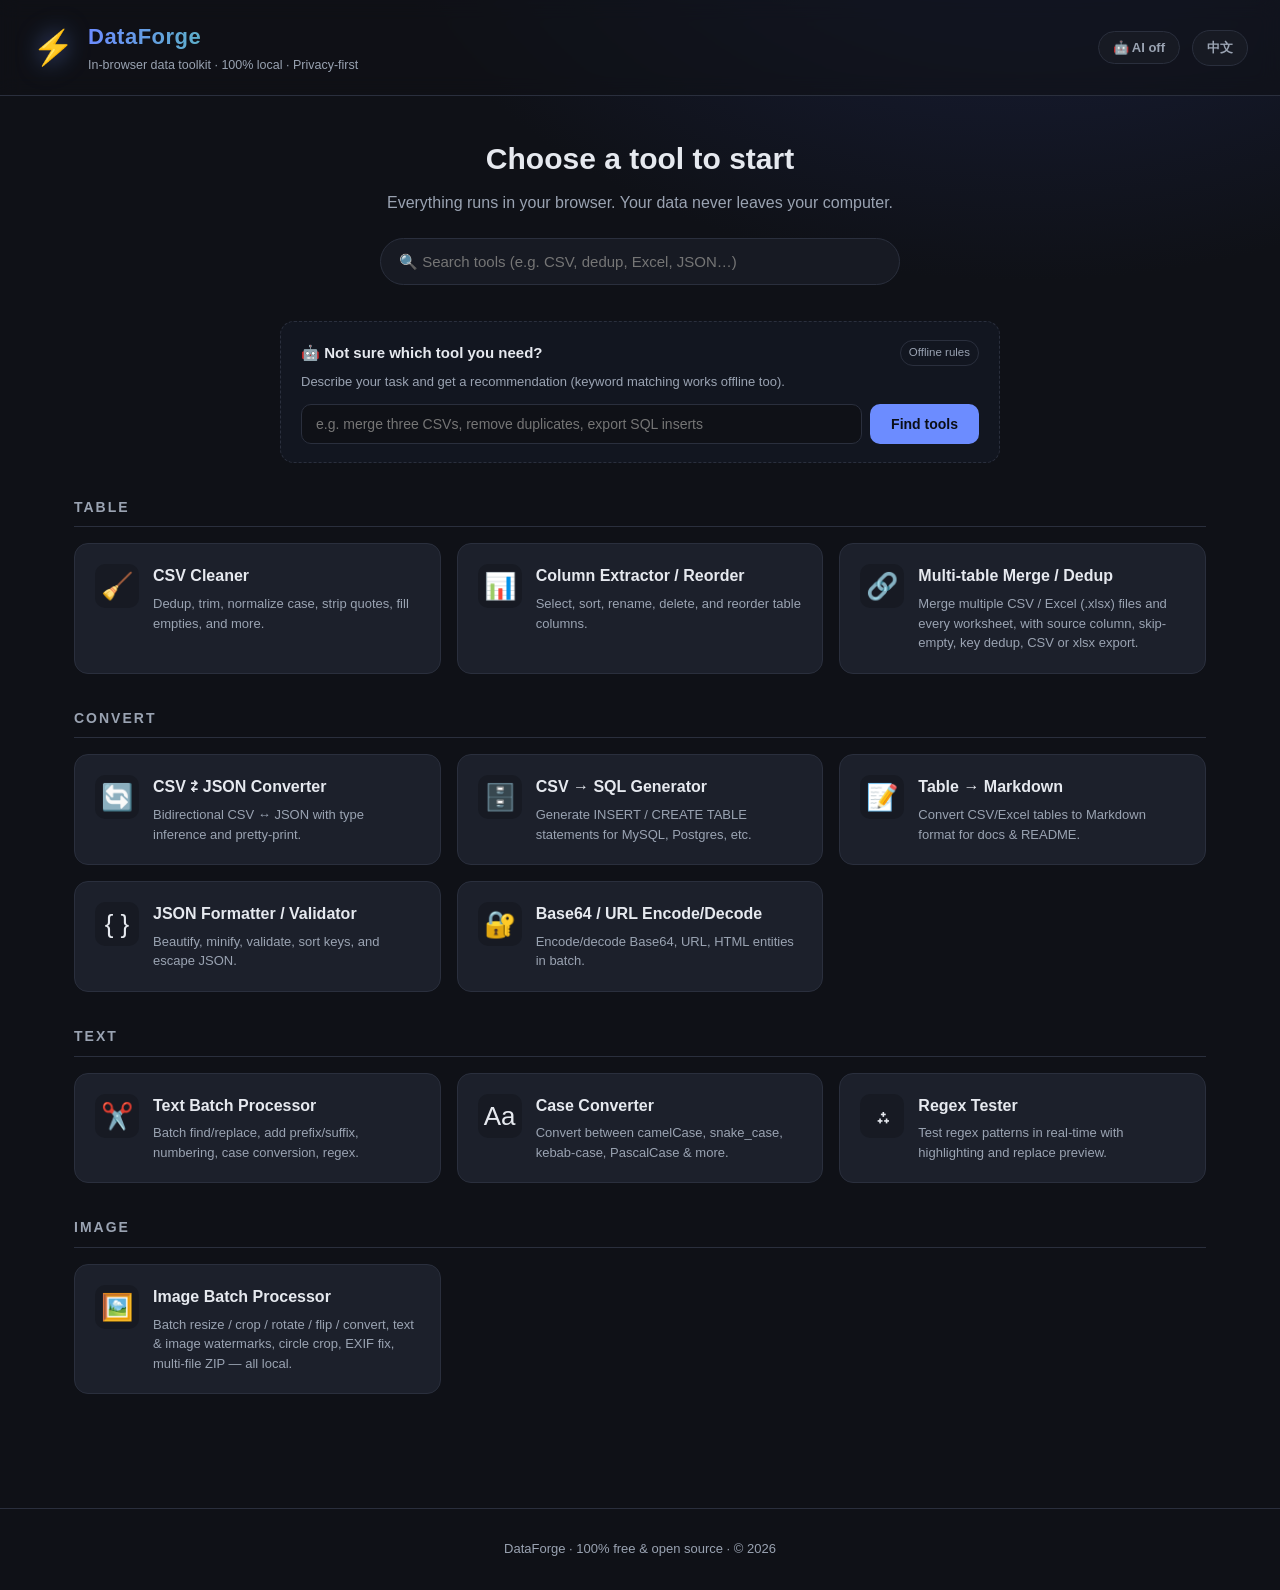
<file: index.html>
<!DOCTYPE html>
<html lang="zh-CN">
<head>
<meta charset="UTF-8">
<meta name="viewport" content="width=device-width, initial-scale=1.0">
<title>DataForge — 一键数据处理工具套件</title>
<link rel="stylesheet" href="assets/css/style.css">
</head>
<body>
<header class="topbar">
  <div class="brand">
    <span class="logo">⚡</span>
    <div>
      <h1>DataForge</h1>
      <p class="tagline">浏览器端一键数据处理套件 · 100% 本地运行 · 隐私安全 · 完全开源免费</p>
    </div>
  </div>
  <div class="topbar-actions">
    <button class="lang-toggle" id="langToggle">EN</button>
  </div>
</header>

<main class="dashboard">
  <section class="hero">
    <h2>选择一个工具开始</h2>
    <p>所有处理都在你的浏览器中完成，数据永不上传服务器。完全开源、零追踪、无广告。</p>
    <input type="text" id="toolSearch" placeholder="🔍 搜索工具（例如：CSV、去重、Excel、JSON…）">
  </section>

  <!-- Optional AI tool picker; filled in by ai-finder.js -->
  <section class="ai-finder" id="aiFinder"></section>

  <div class="tool-grid" id="toolGrid"></div>
</main>

<footer class="footer">
  <p><span class="copyright" id="footerCopyright">DataForge · 100% 开源免费 · © 2026</span></p>
</footer>

<div class="toast" id="toast"></div>

<script src="assets/js/i18n.js"></script>
<script src="assets/js/tools-data.js"></script>
<!-- Optional AI layer: disabled until the user configures a provider. -->
<script src="assets/js/ai.js"></script>
<script src="assets/js/ai-assist.js"></script>
<script src="assets/js/ai-panel.js"></script>
<script src="assets/js/ai-finder.js"></script>
<script src="assets/js/dashboard.js"></script>
</body>
</html>
</file>
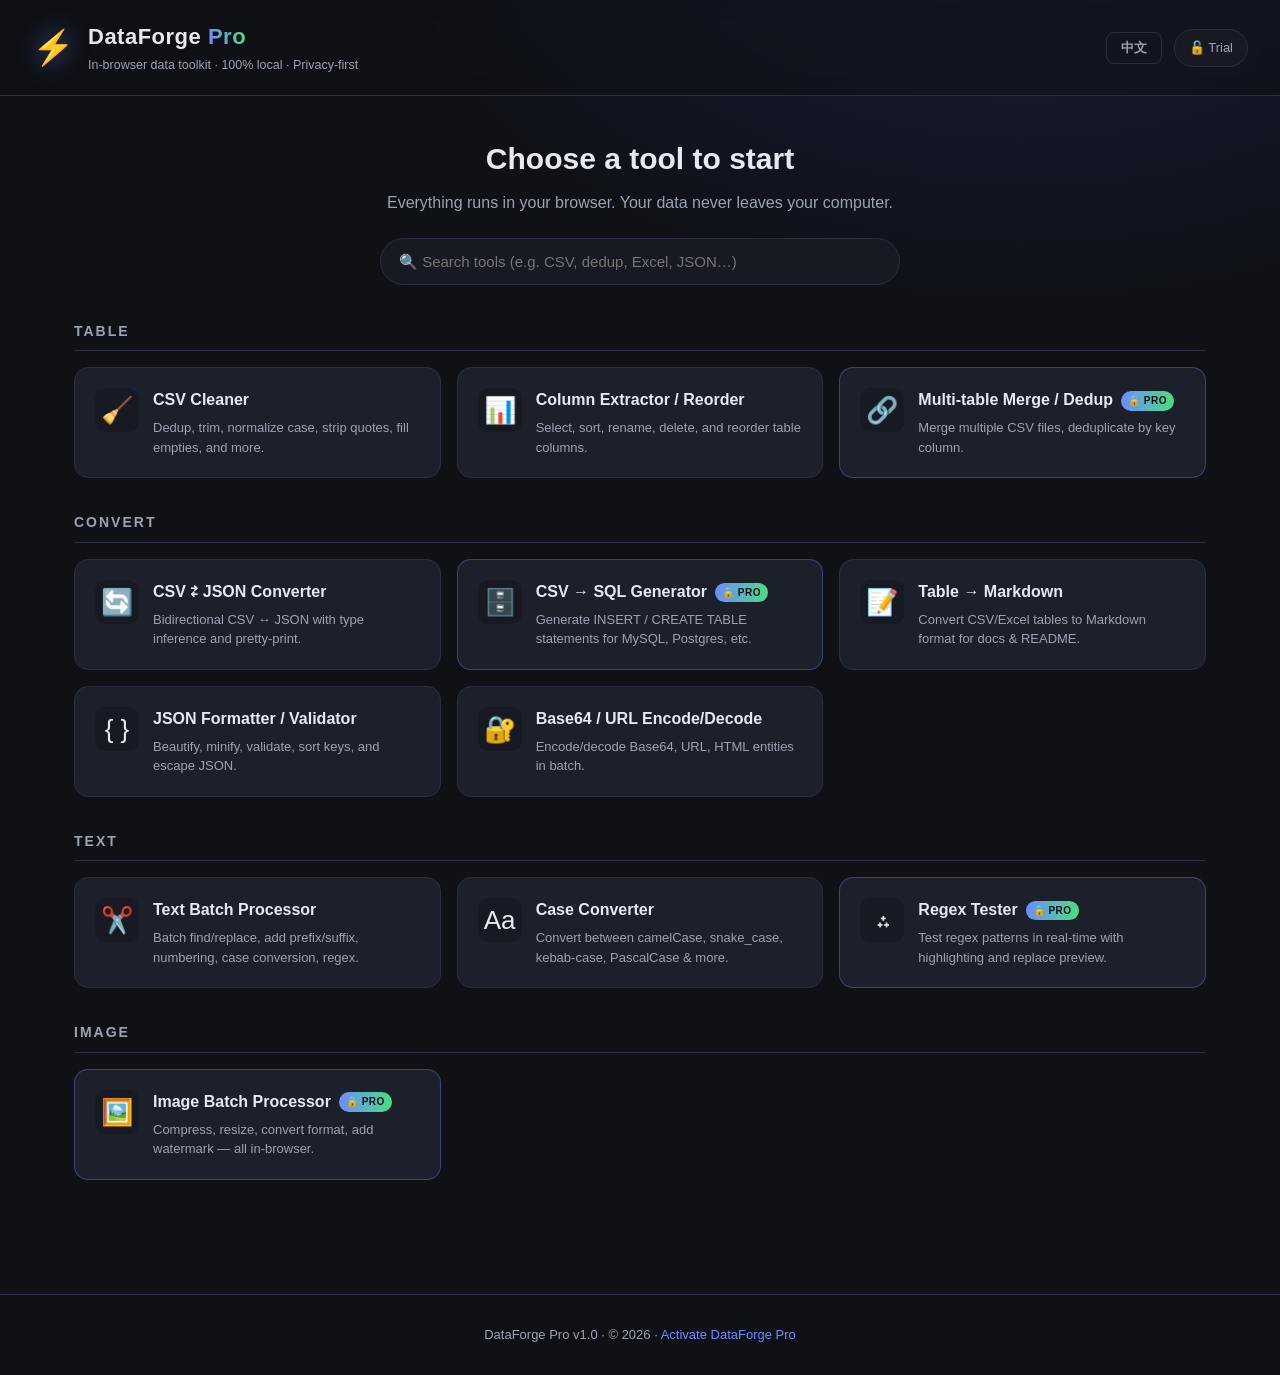
<file: assets(1)/index.html>
<!DOCTYPE html>
<html lang="zh-CN">
<head>
<meta charset="UTF-8">
<meta name="viewport" content="width=device-width, initial-scale=1.0">
<title>DataForge Pro — 一键数据处理工具套件</title>
<link rel="stylesheet" href="assets/css/style.css">
</head>
<body>
<header class="topbar">
  <div class="brand">
    <span class="logo">⚡</span>
    <div>
      <h1>DataForge <span class="pro">Pro</span></h1>
      <p class="tagline">浏览器端一键数据处理套件 · 100% 本地运行 · 隐私安全</p>
    </div>
  </div>
  <div class="topbar-actions">
    <button class="lang-toggle" id="langToggle">EN</button>
    <div class="license-badge" id="licenseBadge">🔓 未激活 (试用)</div>
  </div>
</header>

<main class="dashboard">
  <section class="hero">
    <h2>选择一个工具开始</h2>
    <p>所有处理都在你的浏览器中完成，数据永不上传服务器。</p>
    <input type="text" id="toolSearch" placeholder="🔍 搜索工具（例如：CSV、去重、Excel、JSON…）">
  </section>

  <div class="tool-grid" id="toolGrid"></div>
</main>

<footer class="footer">
  <p><span class="copyright">DataForge Pro v1.0 · © 2026</span> · <a href="#" id="licenseLink">输入许可证密钥</a></p>
</footer>

<!-- License Modal -->
<div class="modal-overlay" id="licenseModal" hidden>
  <div class="modal">
    <h3>激活 DataForge Pro</h3>
    <p>请输入你从 Gumroad 购买后收到的许可证密钥。</p>
    <input type="text" id="licenseInput" placeholder="DFP-XXXX-XXXX-XXXX">
    <div class="modal-actions">
      <button class="btn-secondary" id="closeLicense">取消</button>
      <button class="btn-primary" id="activateLicense">激活</button>
    </div>
    <p class="license-hint" id="licenseHint"></p>
  </div>
</div>

<script src="assets/js/i18n.js"></script>
<script src="assets/js/tools-data.js"></script>
<script src="assets/js/license.js"></script>
<script src="assets/js/dashboard.js"></script>
</body>
</html>
</file>
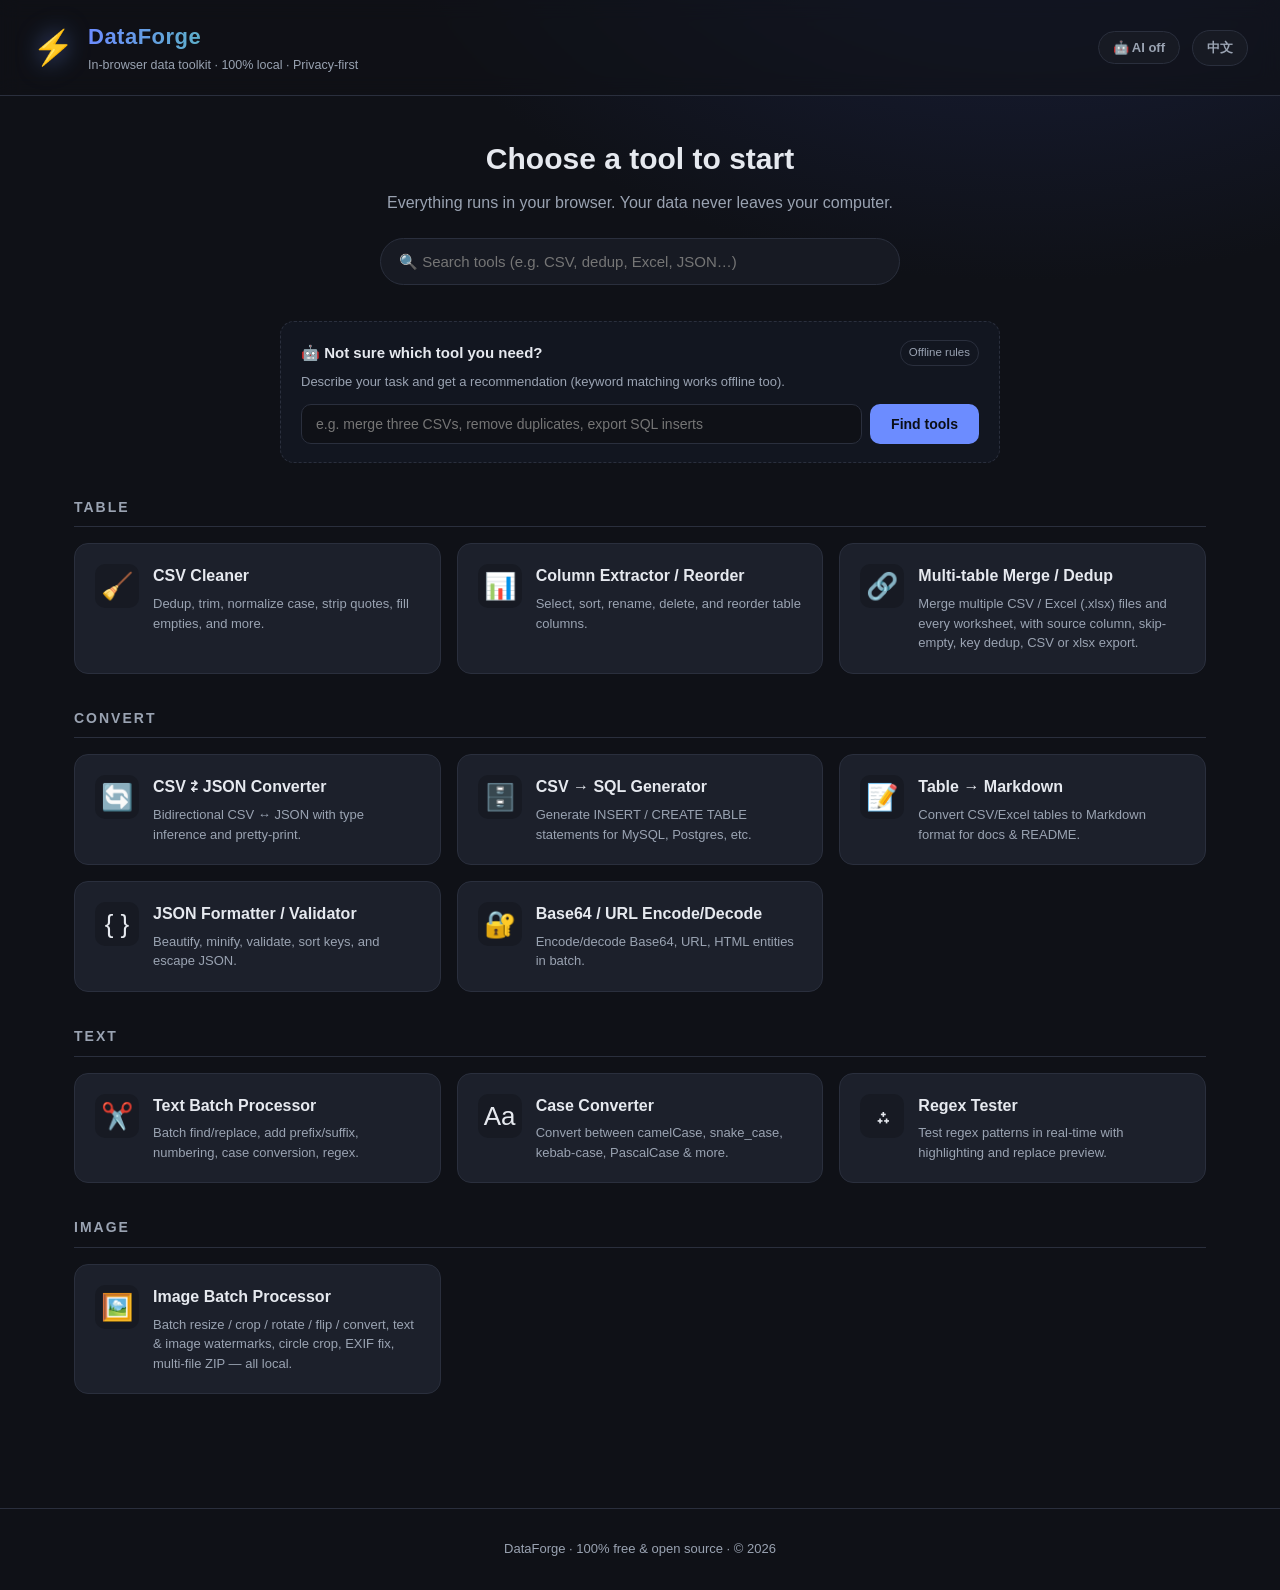
<file: tool.html>
<!DOCTYPE html>
<html lang="en">
<head>
<meta charset="UTF-8">
<meta name="viewport" content="width=device-width, initial-scale=1.0">
<title>DataForge — Tool</title>
<link rel="stylesheet" href="assets/css/style.css">
</head>
<body>
<header class="topbar">
  <div class="brand">
    <a href="index.html" class="back-arrow">←</a>
    <span class="logo" id="toolIcon">⚡</span>
    <div>
      <h1 id="toolName">Tool</h1>
      <p class="tagline" id="toolDesc"></p>
    </div>
  </div>
  <div class="topbar-actions">
    <button class="lang-toggle" id="langToggle">中文</button>
  </div>
</header>

<main class="workspace">
  <div class="wb-grid" id="wbGrid">
    <!-- INPUT -->
    <section class="panel">
      <div class="panel-head">
        <h4 id="lblInput">Input</h4>
        <div class="panel-actions">
          <label class="btn-file" id="lblUpload" title="Drag and drop files here too">📁 Upload
            <input type="file" id="fileInput" multiple hidden>
          </label>
          <button class="btn-ghost" id="loadSample">Load Sample</button>
          <button class="btn-ghost" id="clearInput">Clear</button>
        </div>
      </div>
      <textarea id="inputArea" spellcheck="false" placeholder="Paste data here, or upload a file…"></textarea>
      <div id="dropZone" class="drop-zone">⬇ Drag and drop files here</div>
      <div id="imagePreview" class="image-preview" hidden></div>
      <div class="result-meta" id="inputStat"></div>
    </section>

    <!-- OPTIONS -->
    <section class="panel">
      <div class="panel-head"><h4 id="lblOptions">Options</h4></div>
      <!-- Optional AI copilot; populated by ai-copilot.js, stays empty if AI scripts are removed -->
      <div class="ai-bar" id="aiBar"></div>
      <div class="options" id="optionsArea"></div>
      <button class="btn-primary btn-run" id="runBtn">⚡ Run</button>
    </section>

    <!-- OUTPUT -->
    <section class="panel panel-wide">
      <div class="panel-head">
        <h4 id="lblOutput">Output</h4>
        <div class="panel-actions">
          <button class="btn-ghost" id="copyBtn">📋 Copy</button>
          <button class="btn-primary" id="downloadBtn">💾 Export</button>
        </div>
      </div>
      <textarea id="outputArea" spellcheck="false" readonly placeholder="Results will appear here…"></textarea>
      <div id="outputExtra" class="output-extra" hidden></div>
      <div class="result-meta" id="outputStat"></div>
    </section>
  </div>
</main>

<div class="toast" id="toast"></div>

<script src="assets/js/i18n.js"></script>
<script src="assets/js/tools-data.js"></script>
<script src="assets/js/xlsx.js"></script>
<script src="assets/js/engine.js"></script>
<!-- JSZip (vendored locally, MIT): packs multi-image exports into one .zip -->
<script src="assets/vendor/jszip.min.js"></script>
<!-- Optional AI layer: disabled until the user configures a provider. -->
<script src="assets/js/ai.js"></script>
<script src="assets/js/ai-assist.js"></script>
<script src="assets/js/ai-panel.js"></script>
<script src="assets/js/ai-copilot.js"></script>
<script src="assets/js/workbench.js"></script>
</body>
</html>
</file>
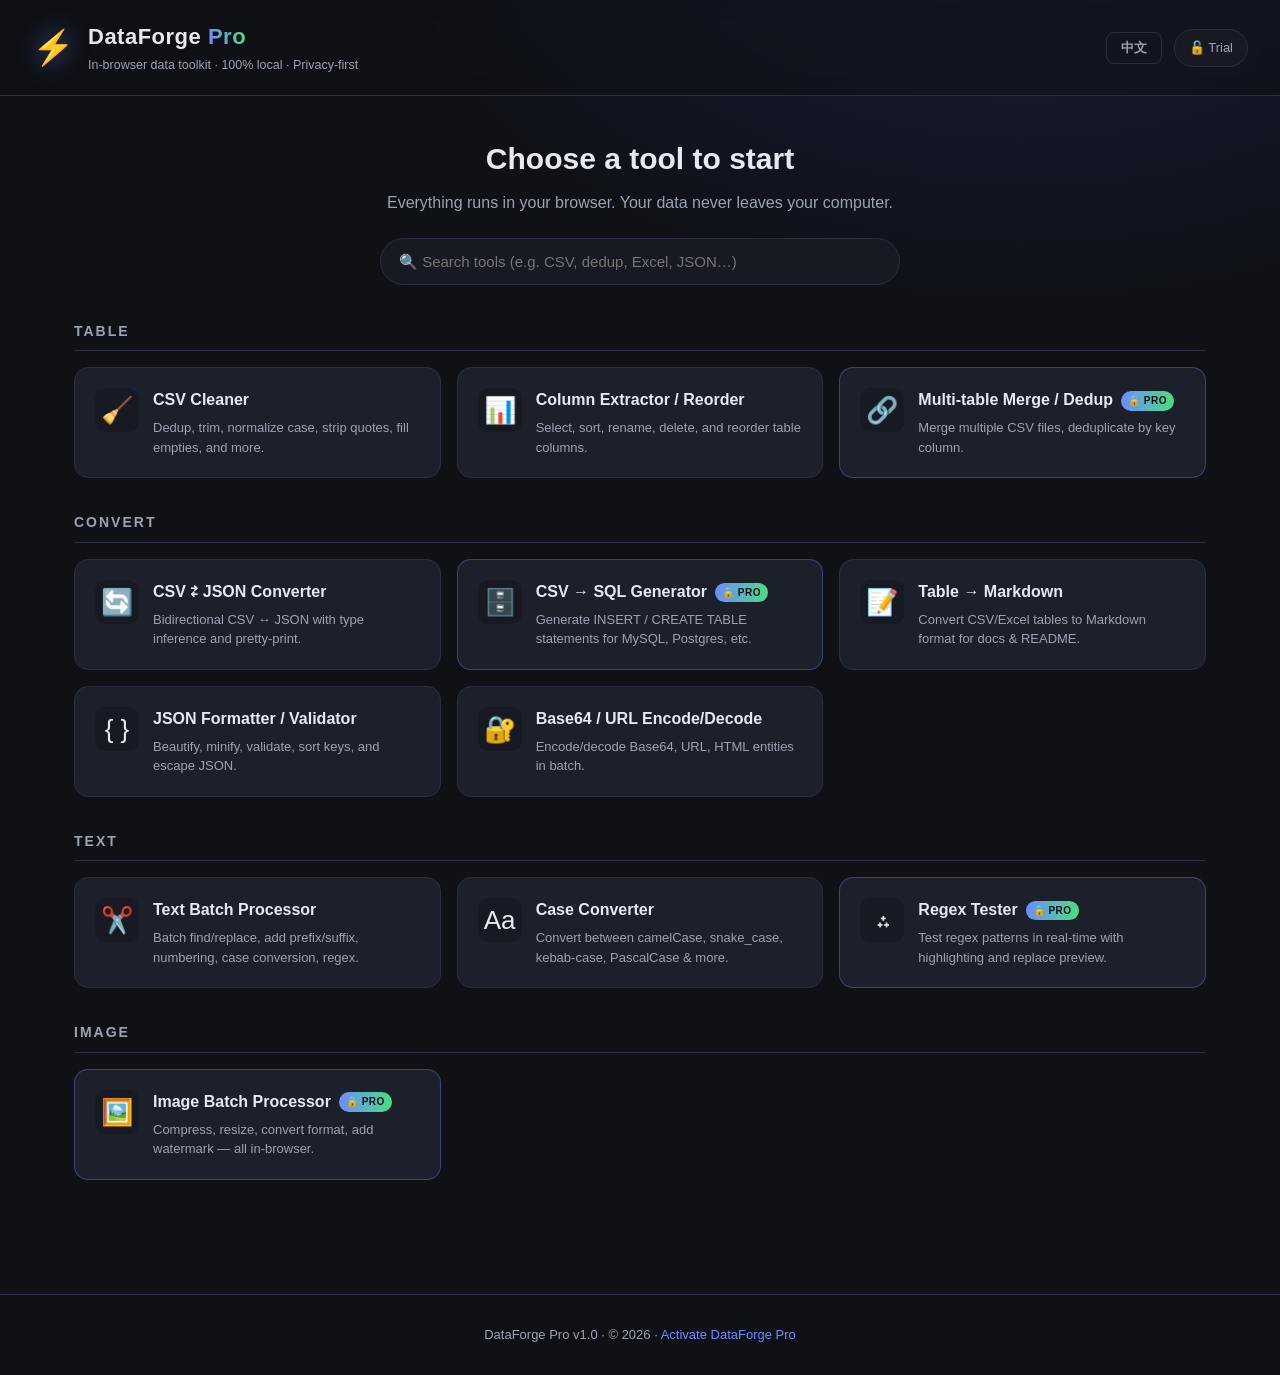
<file: assets(1)/tool.html>
<!DOCTYPE html>
<html lang="en">
<head>
<meta charset="UTF-8">
<meta name="viewport" content="width=device-width, initial-scale=1.0">
<title>DataForge Pro — Tool</title>
<link rel="stylesheet" href="assets/css/style.css">
</head>
<body>
<header class="topbar">
  <div class="brand">
    <a href="index.html" class="back-arrow">←</a>
    <span class="logo" id="toolIcon">⚡</span>
    <div>
      <h1 id="toolName">Tool</h1>
      <p class="tagline" id="toolDesc"></p>
    </div>
  </div>
  <div class="topbar-actions">
    <button class="lang-toggle" id="langToggle">中文</button>
    <div class="license-badge" id="licenseBadge">🔓 Trial</div>
  </div>
</header>

<main class="workspace">
  <!-- Locked overlay for Pro tools -->
  <div class="locked-panel" id="lockedPanel" hidden>
    <div class="locked-box">
      <div class="lock-big">🔒</div>
      <h2 id="lockedTitle">This is a Pro Tool</h2>
      <p id="lockedDesc">Enter your license key to unlock all Pro tools.</p>
      <input type="text" id="lockedKey" placeholder="DFP-XXXX-XXXX-XXXX">
      <button class="btn-primary" id="lockedActivate">Activate</button>
      <p class="license-hint" id="lockedHint"></p>
      <a href="index.html" class="muted-link" id="lockedBack">← Back to tool list</a>
    </div>
  </div>

  <div class="wb-grid" id="wbGrid">
    <!-- INPUT -->
    <section class="panel">
      <div class="panel-head">
        <h4 id="lblInput">Input</h4>
        <div class="panel-actions">
          <label class="btn-file" id="lblUpload" title="Drag and drop files here too">📁 Upload
            <input type="file" id="fileInput" multiple hidden>
          </label>
          <button class="btn-ghost" id="loadSample">Load Sample</button>
          <button class="btn-ghost" id="clearInput">Clear</button>
        </div>
      </div>
      <textarea id="inputArea" spellcheck="false" placeholder="Paste data here, or upload a file…"></textarea>
      <div id="dropZone" class="drop-zone">⬇ Drag and drop files here</div>
      <div id="imagePreview" class="image-preview" hidden></div>
      <div class="result-meta" id="inputStat"></div>
    </section>

    <!-- OPTIONS -->
    <section class="panel">
      <div class="panel-head"><h4 id="lblOptions">Options</h4></div>
      <div class="options" id="optionsArea"></div>
      <button class="btn-primary btn-run" id="runBtn">⚡ Run</button>
    </section>

    <!-- OUTPUT -->
    <section class="panel panel-wide">
      <div class="panel-head">
        <h4 id="lblOutput">Output</h4>
        <div class="panel-actions">
          <button class="btn-ghost" id="copyBtn">📋 Copy</button>
          <button class="btn-primary" id="downloadBtn">💾 Export</button>
        </div>
      </div>
      <textarea id="outputArea" spellcheck="false" readonly placeholder="Results will appear here…"></textarea>
      <div id="outputExtra" class="output-extra" hidden></div>
      <div class="result-meta" id="outputStat"></div>
    </section>
  </div>
</main>

<div class="toast" id="toast"></div>

<script src="assets/js/i18n.js"></script>
<script src="assets/js/tools-data.js"></script>
<script src="assets/js/license.js"></script>
<script src="assets/js/engine.js"></script>
<script src="assets/js/workbench.js"></script>
</body>
</html>
</file>
<file: assets/css/style.css>
:root {
  --bg: #0f1117;
  --bg-elev: #171a23;
  --bg-card: #1c202b;
  --border: #2a2f3d;
  --text: #e6e9ef;
  --text-dim: #9aa3b2;
  --accent: #6c8cff;
  --accent-2: #4ade80;
  --danger: #ff6b6b;
  --radius: 14px;
  --shadow: 0 8px 30px rgba(0,0,0,.35);
  --font: -apple-system, BlinkMacSystemFont, "Segoe UI", "PingFang SC", "Microsoft YaHei", Roboto, sans-serif;
}

* { box-sizing: border-box; margin: 0; padding: 0; }

body {
  font-family: var(--font);
  background: radial-gradient(1200px 800px at 80% -10%, #1a2140 0%, var(--bg) 55%);
  color: var(--text);
  min-height: 100vh;
  line-height: 1.55;
}

a { color: var(--accent); text-decoration: none; }
a:hover { text-decoration: underline; }

/* Topbar */
.topbar {
  display: flex; align-items: center; justify-content: space-between;
  padding: 20px 32px;
  border-bottom: 1px solid var(--border);
  background: rgba(15,17,23,.6);
  backdrop-filter: blur(10px);
  position: sticky; top: 0; z-index: 50;
}
.brand { display: flex; align-items: center; gap: 14px; }
.logo {
  font-size: 34px;
  filter: drop-shadow(0 0 12px rgba(108,140,255,.6));
}
.brand h1 {
  font-size: 22px;
  letter-spacing: .5px;
  background: linear-gradient(90deg, var(--accent), var(--accent-2));
  -webkit-background-clip: text; background-clip: text;
  -webkit-text-fill-color: transparent;
}
.tagline { font-size: 12.5px; color: var(--text-dim); margin-top: 2px; }

.topbar-actions { display: flex; align-items: center; gap: 12px; }
.lang-toggle {
  font-size: 13px; padding: 8px 14px; border-radius: 999px;
  border: 1px solid var(--border); background: var(--bg-elev);
  color: var(--text-dim); cursor: pointer; transition: .2s; font-weight: 600;
}
.lang-toggle:hover { border-color: var(--accent); color: var(--text); }

/* Dashboard */
.dashboard { max-width: 1180px; margin: 0 auto; padding: 40px 24px 80px; }
.hero { text-align: center; margin-bottom: 36px; }
.hero h2 { font-size: 30px; margin-bottom: 8px; }
.hero p { color: var(--text-dim); margin-bottom: 22px; }

#toolSearch {
  width: 100%; max-width: 520px; padding: 14px 18px;
  border-radius: 999px; border: 1px solid var(--border);
  background: var(--bg-elev); color: var(--text); font-size: 15px;
  outline: none; transition: .2s;
}
#toolSearch:focus { border-color: var(--accent); box-shadow: 0 0 0 3px rgba(108,140,255,.15); }

/* Category sections */
.cat-section { margin-bottom: 34px; }
.cat-heading {
  font-size: 14px; text-transform: uppercase; letter-spacing: 2px;
  color: var(--text-dim); margin-bottom: 16px; padding-bottom: 8px;
  border-bottom: 1px solid var(--border);
}
.cat-row {
  display: grid; gap: 16px;
  grid-template-columns: repeat(auto-fill, minmax(280px, 1fr));
}

/* Tool cards */
.tool-card {
  display: flex; align-items: flex-start; gap: 14px;
  background: var(--bg-card); border: 1px solid var(--border);
  border-radius: var(--radius); padding: 20px; cursor: pointer;
  transition: transform .15s, border-color .15s, box-shadow .15s;
  position: relative; overflow: hidden; color: var(--text);
}
.tool-card::before {
  content: ""; position: absolute; inset: 0;
  background: linear-gradient(135deg, rgba(108,140,255,.08), transparent 60%);
  opacity: 0; transition: .2s;
}
.tool-card:hover { transform: translateY(-4px); border-color: var(--accent); box-shadow: var(--shadow); text-decoration: none; }
.tool-card:hover::before { opacity: 1; }
.tool-icon {
  font-size: 26px; flex-shrink: 0; width: 44px; height: 44px;
  display: flex; align-items: center; justify-content: center;
  background: var(--bg-elev); border-radius: 10px;
}
.tool-body { flex: 1; min-width: 0; }
.tool-name {
  font-size: 16px; font-weight: 600; margin-bottom: 5px;
  display: flex; align-items: center; gap: 8px; flex-wrap: wrap;
}
.tool-desc { font-size: 13px; color: var(--text-dim); line-height: 1.5; }
.no-results { text-align: center; color: var(--text-dim); padding: 40px; }

/* Footer */
.footer { text-align: center; padding: 30px; color: var(--text-dim); font-size: 13px; border-top: 1px solid var(--border); }

/* Buttons */
.btn-primary, .btn-secondary {
  padding: 11px 20px; border-radius: 10px; font-size: 14px;
  cursor: pointer; border: 1px solid transparent; transition: .2s;
}
.btn-primary { background: var(--accent); color: #0b0e17; font-weight: 600; }
.btn-primary:hover { filter: brightness(1.1); }
.btn-secondary { background: transparent; border-color: var(--border); color: var(--text); }
.btn-secondary:hover { border-color: var(--accent); }

/* ---------- Tool workspace (tool.html) ---------- */
.workspace { max-width: 1080px; margin: 0 auto; padding: 30px 24px 80px; }
.back-link { display:inline-flex; align-items:center; gap:6px; color: var(--text-dim); margin-bottom: 20px; }
.tool-header { margin-bottom: 24px; }
.tool-header h2 { font-size: 26px; display:flex; align-items:center; gap:12px; }
.tool-header p { color: var(--text-dim); margin-top: 6px; }

.panel {
  background: var(--bg-card); border: 1px solid var(--border);
  border-radius: var(--radius); padding: 22px; margin-bottom: 20px;
}
.panel h4 { margin-bottom: 14px; font-size: 15px; color: var(--text-dim); text-transform: uppercase; letter-spacing: 1px; }

.dropzone {
  border: 2px dashed var(--border); border-radius: 12px; padding: 40px;
  text-align: center; color: var(--text-dim); cursor: pointer; transition: .2s;
}
.dropzone.drag { border-color: var(--accent); background: rgba(108,140,255,.06); color: var(--text); }

textarea {
  width: 100%; min-height: 180px; padding: 14px; border-radius: 10px;
  border: 1px solid var(--border); background: var(--bg); color: var(--text);
  font-family: "SF Mono", Consolas, monospace; font-size: 13px; resize: vertical;
}

.controls { display: flex; flex-wrap: wrap; gap: 12px; align-items: center; margin: 16px 0; }
.controls label { font-size: 13.5px; color: var(--text-dim); display:flex; align-items:center; gap:6px; }
.controls select, .controls input[type=text], .controls input[type=number] {
  padding: 8px 12px; border-radius: 8px; border: 1px solid var(--border);
  background: var(--bg); color: var(--text); font-size: 13.5px;
}

.result-meta { font-size: 13px; color: var(--text-dim); margin: 10px 0; }
table.preview { width: 100%; border-collapse: collapse; font-size: 13px; margin-top: 10px; overflow:auto; display:block; max-height: 360px; }
table.preview th, table.preview td { border: 1px solid var(--border); padding: 6px 10px; text-align: left; white-space: nowrap; }
table.preview th { background: var(--bg-elev); position: sticky; top: 0; }

.toast {
  position: fixed; bottom: 24px; left: 50%; transform: translateX(-50%);
  background: var(--bg-elev); border: 1px solid var(--accent); color: var(--text);
  padding: 12px 22px; border-radius: 10px; box-shadow: var(--shadow);
  z-index: 200; opacity: 0; transition: .3s; pointer-events: none;
}
.toast.show { opacity: 1; }

/* ---------- Workbench (tool.html) full styles ---------- */
.wb-grid { display: grid; grid-template-columns: 1fr; gap: 20px; }
@media (min-width: 860px) { .wb-grid { grid-template-columns: 1fr 1fr; } .wb-grid .panel-wide { grid-column: 1 / -1; } }

.panel-head { display: flex; justify-content: space-between; align-items: center; flex-wrap: wrap; gap: 10px; margin-bottom: 14px; }
.panel-head h4 { margin-bottom: 0; }
.panel-actions { display: flex; flex-wrap: wrap; gap: 8px; align-items: center; }
.panel-wide { grid-column: 1 / -1; }

.btn-ghost {
  padding: 8px 14px; border-radius: 8px; font-size: 13px; cursor: pointer;
  background: transparent; border: 1px solid var(--border); color: var(--text-dim);
  transition: .2s;
}
.btn-ghost:hover { border-color: var(--accent); color: var(--text); }

.btn-file {
  display: inline-flex; align-items: center; gap: 4px; cursor: pointer;
  padding: 8px 14px; border-radius: 8px; font-size: 13px;
  background: transparent; border: 1px solid var(--border); color: var(--text-dim);
  transition: .2s;
}
.btn-file:hover { border-color: var(--accent); color: var(--text); }

.btn-run { width: 100%; padding: 14px; font-size: 16px; margin-top: 8px; }

.drop-zone {
  border: 2px dashed var(--border); border-radius: 12px; padding: 30px;
  text-align: center; color: var(--text-dim); font-size: 14px;
  margin-top: 12px; transition: .2s; cursor: pointer;
}
.drop-zone.drag { border-color: var(--accent); background: rgba(108,140,255,.06); color: var(--text); }
.drop-zone.hidden { display: none; }

.image-preview { display: flex; flex-wrap: wrap; gap: 12px; margin-top: 12px; }
.image-preview img { max-width: 120px; max-height: 120px; border-radius: 8px; border: 1px solid var(--border); object-fit: cover; }
.img-thumb { position: relative; display: inline-block; }
.img-thumb .remove-img {
  position: absolute; top: -6px; right: -6px; width: 20px; height: 20px;
  border-radius: 50%; border: none; background: var(--danger); color: #fff;
  font-size: 12px; cursor: pointer; line-height: 20px; text-align: center;
}
.img-thumb img { max-width: 100px; max-height: 100px; border-radius: 8px; border: 1px solid var(--border); object-fit: cover; }

.output-extra { margin-top: 12px; overflow-x: auto; }

/* Result meta */
.result-meta { font-size: 13px; color: var(--text-dim); margin: 10px 0; min-height: 1.4em; }

/* ---------- Options panel (workbench) ---------- */
#optionsArea { display: flex; flex-wrap: wrap; gap: 14px 22px; align-items: flex-end; }
.opt-info { color: var(--text-dim); font-size: 13px; }

.opt-check {
  display: inline-flex; align-items: center; gap: 8px; cursor: pointer;
  font-size: 13.5px; color: var(--text); user-select: none;
  padding: 6px 10px; border-radius: 8px; border: 1px solid transparent;
  transition: .15s;
}
.opt-check:hover { border-color: var(--border); background: var(--bg-elev); }
.opt-check input[type=checkbox] { width: 16px; height: 16px; accent-color: var(--accent); cursor: pointer; }

.opt-field { display: flex; flex-direction: column; gap: 6px; font-size: 12.5px; color: var(--text-dim); min-width: 160px; }
.opt-field > span { font-weight: 600; letter-spacing: .2px; }
.opt-field input[type=text],
.opt-field input[type=number],
.opt-field select {
  padding: 9px 12px; border-radius: 8px; border: 1px solid var(--border);
  background: var(--bg); color: var(--text); font-size: 13.5px; outline: none; transition: .15s;
}
.opt-field input:focus, .opt-field select:focus { border-color: var(--accent); box-shadow: 0 0 0 3px rgba(108,140,255,.12); }
.opt-field input[type=range] { accent-color: var(--accent); cursor: pointer; }
.opt-field b { color: var(--accent); }

.opt-columns { width: 100%; display: flex; flex-direction: column; gap: 10px; }
.opt-col-label { font-size: 12.5px; font-weight: 600; color: var(--text-dim); letter-spacing: .2px; }
.col-list { display: flex; flex-wrap: wrap; gap: 8px; }
.col-item {
  display: inline-flex; align-items: center; gap: 6px; cursor: pointer;
  padding: 6px 12px; border-radius: 999px; border: 1px solid var(--border);
  background: var(--bg-elev); font-size: 13px; color: var(--text); transition: .15s;
}
.col-item:hover { border-color: var(--accent); }
.col-item input[type=checkbox] { width: 15px; height: 15px; accent-color: var(--accent); cursor: pointer; }

/* Image thumbnail captions */
.img-thumb { display: inline-flex; flex-direction: column; gap: 4px; align-items: center; }
.img-thumb figcaption { font-size: 11px; color: var(--text-dim); max-width: 110px; overflow: hidden; text-overflow: ellipsis; white-space: nowrap; text-align: center; }

/* Back arrow in tool.html */
.back-arrow {
  font-size: 22px;
  color: var(--text-dim);
  margin-right: 4px;
  text-decoration: none;
  transition: color .2s;
}
.back-arrow:hover { color: var(--accent); text-decoration: none; }

/* ---------- v2: color/file options + crop editor ---------- */
.opt-field input[type=color] { width: 52px; height: 38px; padding: 2px; border-radius: 8px; border: 1px solid var(--border); background: var(--bg); cursor: pointer; }
.opt-field input[type=file] { font-size: 12px; color: var(--text-dim); max-width: 210px; }
.file-status { font-size: 11px; color: var(--accent-2); max-width: 200px; overflow: hidden; text-overflow: ellipsis; white-space: nowrap; }

.crop-panel { margin-top: 14px; padding: 12px; border: 1px solid var(--border); border-radius: 12px; background: var(--bg-elev); }
.crop-head { display: flex; justify-content: space-between; align-items: baseline; gap: 10px; margin-bottom: 8px; }
.crop-head b { font-size: 13.5px; }
.crop-hint { font-size: 11.5px; color: var(--text-dim); }
#cropCanvas { display: block; width: 100%; max-width: 460px; height: auto; border-radius: 8px; border: 1px solid var(--border); touch-action: none; cursor: crosshair; background: #0b0d13; }
.crop-actions { display: flex; flex-wrap: wrap; gap: 8px; margin-top: 10px; }
.crop-btn { padding: 6px 12px; border-radius: 8px; border: 1px solid var(--border); background: var(--bg); color: var(--text-dim); font-size: 12.5px; cursor: pointer; transition: .15s; }
.crop-btn:hover { border-color: var(--accent); color: var(--text); }
.crop-btn.active { border-color: var(--accent); color: var(--accent); }

/* ==========================================================================
   Optional AI layer (ai-panel.js / ai-copilot.js / ai-finder.js)
   Every rule here is additive: removing the AI scripts leaves the UI intact.
   ========================================================================== */

/* ---------- Modal shell (used by the AI settings dialog) ---------- */
.modal-overlay {
  position: fixed; inset: 0; z-index: 300;
  background: rgba(6, 8, 14, .72);
  display: flex; align-items: center; justify-content: center;
  padding: 20px; overflow-y: auto;
}
.modal-overlay[hidden] { display: none; }
.modal {
  background: var(--bg-card); border: 1px solid var(--border);
  border-radius: var(--radius); box-shadow: var(--shadow);
  padding: 26px; width: 100%; max-width: 520px;
}
.modal h3 { margin: 0 0 10px; font-size: 19px; }
.modal-actions { display: flex; flex-wrap: wrap; gap: 10px; justify-content: flex-end; margin-top: 18px; }
.license-hint { font-size: 13px; color: var(--text-dim); margin: 12px 0 0; min-height: 1.2em; }
.license-hint.ok { color: var(--accent-2); }
.license-hint.bad { color: var(--danger); }

.ai-modal { max-width: 560px; }
.ai-modal .opt-field { min-width: 0; width: 100%; margin-top: 12px; }
.ai-modal .opt-field input { width: 100%; }
.ai-modal .ai-row { display: flex; gap: 14px; flex-wrap: wrap; }
.ai-modal .ai-row .opt-field { flex: 1 1 160px; }
.ai-modal .opt-check { padding-left: 0; margin-top: 12px; }
.ai-enable { font-weight: 600; }
.ai-note { font-size: 13px; color: var(--text-dim); margin: 0 0 14px; line-height: 1.5; }
.ai-privacy {
  font-size: 12px; color: var(--text-dim); line-height: 1.55;
  margin: 14px 0 0; padding: 10px 12px;
  border-left: 3px solid var(--accent); border-radius: 0 8px 8px 0;
  background: rgba(108, 140, 255, .07);
}
.ai-presets { display: flex; flex-wrap: wrap; gap: 8px; align-items: center; margin-top: 14px; }
.ai-presets > span { font-size: 12.5px; color: var(--text-dim); font-weight: 600; }
.ai-btn { white-space: nowrap; }

/* ---------- Copilot bar (workbench options panel) ---------- */
.ai-bar {
  border: 1px dashed var(--border); border-radius: 12px;
  padding: 14px; margin-bottom: 16px;
  background: rgba(108, 140, 255, .04);
}
.ai-bar:empty { display: none; }
.ai-bar-head { display: flex; justify-content: space-between; align-items: center; gap: 10px; margin-bottom: 10px; }
.ai-bar-title { font-size: 13.5px; font-weight: 600; }
.ai-bar-mode { font-size: 11.5px; padding: 3px 8px; border-radius: 999px; border: 1px solid var(--border); color: var(--text-dim); }
.ai-bar-mode.on { color: var(--accent-2); border-color: var(--accent-2); }
.ai-bar-row { display: flex; gap: 8px; flex-wrap: wrap; align-items: center; }
.ai-bar-row input[type=text] {
  flex: 1 1 240px; padding: 9px 12px; font-size: 13.5px;
  border-radius: 8px; border: 1px solid var(--border);
  background: var(--bg); color: var(--text);
}
.ai-bar-row input[type=text]:focus { border-color: var(--accent); box-shadow: 0 0 0 3px rgba(108, 140, 255, .12); }
.ai-bar-actions { margin-top: 8px; }

/* ---------- Shared AI output block ---------- */
.ai-out {
  margin-top: 12px; padding: 12px 14px;
  border: 1px solid var(--border); border-radius: 10px;
  background: var(--bg); font-size: 13px; line-height: 1.6;
}
.ai-out[hidden] { display: none; }
.ai-out.warn { border-color: var(--danger); }
.ai-out-title { font-weight: 600; margin: 0 0 8px; }
.ai-out-actions { display: flex; flex-wrap: wrap; gap: 8px; margin-top: 12px; }
.ai-busy { color: var(--text-dim); margin: 0; }
.ai-explain { color: var(--text-dim); margin: 8px 0 0; }
.ai-warn { color: var(--danger); margin: 8px 0 0; }
.ai-ok { color: var(--accent-2); margin: 8px 0 0; }
.ai-profile { color: var(--text-dim); margin: 0 0 8px; }
.ai-patch, .ai-findings { margin: 0; padding-left: 20px; }
.ai-patch li, .ai-findings li { margin: 3px 0; }
.ai-patch li.same { color: var(--text-dim); }
.ai-patch b { color: var(--accent); }
.ai-text {
  margin: 8px 0 0; padding: 10px 12px; max-height: 240px; overflow: auto;
  background: var(--bg-elev); border: 1px solid var(--border); border-radius: 8px;
  font-size: 12.5px; white-space: pre-wrap; word-break: break-word;
}

/* ---------- Homepage tool finder ---------- */
.ai-finder {
  max-width: 720px; margin: 0 auto 34px;
  border: 1px dashed var(--border); border-radius: var(--radius);
  padding: 18px 20px; background: rgba(108, 140, 255, .04);
}
.ai-finder:empty { display: none; }
.ai-finder-head { display: flex; justify-content: space-between; align-items: center; gap: 10px; }
.ai-finder-title { font-size: 15px; font-weight: 600; }
.ai-finder-sub { font-size: 13px; color: var(--text-dim); margin: 6px 0 12px; }
.ai-finder-row { display: flex; gap: 8px; flex-wrap: wrap; }
.ai-finder-row input[type=text] {
  flex: 1 1 260px; padding: 11px 14px; font-size: 14px;
  border-radius: 10px; border: 1px solid var(--border);
  background: var(--bg); color: var(--text);
}
.ai-finder-row input[type=text]:focus { border-color: var(--accent); box-shadow: 0 0 0 3px rgba(108, 140, 255, .12); }
.ai-picks { list-style: none; margin: 0; padding: 0; }
.ai-pick {
  display: flex; align-items: center; gap: 12px;
  padding: 10px 12px; margin-top: 8px;
  border: 1px solid var(--border); border-radius: 10px;
  text-decoration: none; color: var(--text); transition: .2s;
}
.ai-pick:hover { border-color: var(--accent); background: rgba(108, 140, 255, .07); text-decoration: none; }
.ai-pick-icon { font-size: 22px; }
.ai-pick-body { display: flex; flex-direction: column; gap: 2px; }
.ai-pick-body em { font-style: normal; font-size: 12.5px; color: var(--text-dim); }
</file>
<file: assets(1)/assets/css/style.css>
:root {
  --bg: #0f1117;
  --bg-elev: #171a23;
  --bg-card: #1c202b;
  --border: #2a2f3d;
  --text: #e6e9ef;
  --text-dim: #9aa3b2;
  --accent: #6c8cff;
  --accent-2: #4ade80;
  --danger: #ff6b6b;
  --radius: 14px;
  --shadow: 0 8px 30px rgba(0,0,0,.35);
  --font: -apple-system, BlinkMacSystemFont, "Segoe UI", "PingFang SC", "Microsoft YaHei", Roboto, sans-serif;
}

* { box-sizing: border-box; margin: 0; padding: 0; }

body {
  font-family: var(--font);
  background: radial-gradient(1200px 800px at 80% -10%, #1a2140 0%, var(--bg) 55%);
  color: var(--text);
  min-height: 100vh;
  line-height: 1.55;
}

a { color: var(--accent); text-decoration: none; }
a:hover { text-decoration: underline; }

/* Topbar */
.topbar {
  display: flex; align-items: center; justify-content: space-between;
  padding: 20px 32px;
  border-bottom: 1px solid var(--border);
  background: rgba(15,17,23,.6);
  backdrop-filter: blur(10px);
  position: sticky; top: 0; z-index: 50;
}
.brand { display: flex; align-items: center; gap: 14px; }
.logo {
  font-size: 34px;
  filter: drop-shadow(0 0 12px rgba(108,140,255,.6));
}
.brand h1 { font-size: 22px; letter-spacing: .5px; }
.brand .pro {
  background: linear-gradient(90deg, var(--accent), var(--accent-2));
  -webkit-background-clip: text; background-clip: text;
  -webkit-text-fill-color: transparent;
}
.tagline { font-size: 12.5px; color: var(--text-dim); margin-top: 2px; }

.license-badge {
  font-size: 13px; padding: 8px 14px; border-radius: 999px;
  border: 1px solid var(--border); background: var(--bg-elev);
  color: var(--text-dim); cursor: pointer; transition: .2s;
}
.license-badge.active, .license-badge.activated { color: var(--accent-2); border-color: var(--accent-2); }
.license-badge:hover { border-color: var(--accent); }

.topbar-actions { display: flex; align-items: center; gap: 12px; }
.lang-toggle {
  font-size: 13px; padding: 8px 14px; border-radius: 999px;
  border: 1px solid var(--border); background: var(--bg-elev);
  color: var(--text-dim); cursor: pointer; transition: .2s; font-weight: 600;
}
.lang-toggle:hover { border-color: var(--accent); color: var(--text); }

/* Dashboard */
.dashboard { max-width: 1180px; margin: 0 auto; padding: 40px 24px 80px; }
.hero { text-align: center; margin-bottom: 36px; }
.hero h2 { font-size: 30px; margin-bottom: 8px; }
.hero p { color: var(--text-dim); margin-bottom: 22px; }

#toolSearch {
  width: 100%; max-width: 520px; padding: 14px 18px;
  border-radius: 999px; border: 1px solid var(--border);
  background: var(--bg-elev); color: var(--text); font-size: 15px;
  outline: none; transition: .2s;
}
#toolSearch:focus { border-color: var(--accent); box-shadow: 0 0 0 3px rgba(108,140,255,.15); }

/* Category sections */
.cat-section { margin-bottom: 34px; }
.cat-heading {
  font-size: 14px; text-transform: uppercase; letter-spacing: 2px;
  color: var(--text-dim); margin-bottom: 16px; padding-bottom: 8px;
  border-bottom: 1px solid var(--border);
}
.cat-row {
  display: grid; gap: 16px;
  grid-template-columns: repeat(auto-fill, minmax(280px, 1fr));
}

/* Tool cards */
.tool-card {
  display: flex; align-items: flex-start; gap: 14px;
  background: var(--bg-card); border: 1px solid var(--border);
  border-radius: var(--radius); padding: 20px; cursor: pointer;
  transition: transform .15s, border-color .15s, box-shadow .15s;
  position: relative; overflow: hidden; color: var(--text);
}
.tool-card::before {
  content: ""; position: absolute; inset: 0;
  background: linear-gradient(135deg, rgba(108,140,255,.08), transparent 60%);
  opacity: 0; transition: .2s;
}
.tool-card:hover { transform: translateY(-4px); border-color: var(--accent); box-shadow: var(--shadow); text-decoration: none; }
.tool-card:hover::before { opacity: 1; }
.tool-card.is-pro { border-color: rgba(108,140,255,.35); }
.tool-icon {
  font-size: 26px; flex-shrink: 0; width: 44px; height: 44px;
  display: flex; align-items: center; justify-content: center;
  background: var(--bg-elev); border-radius: 10px;
}
.tool-body { flex: 1; min-width: 0; }
.tool-name {
  font-size: 16px; font-weight: 600; margin-bottom: 5px;
  display: flex; align-items: center; gap: 8px; flex-wrap: wrap;
}
.tool-desc { font-size: 13px; color: var(--text-dim); line-height: 1.5; }
.pro-tag {
  font-size: 10px; font-weight: 700; letter-spacing: .5px;
  padding: 2px 7px; border-radius: 999px;
  background: linear-gradient(90deg, var(--accent), var(--accent-2));
  color: #0b0e17;
}
.no-results { text-align: center; color: var(--text-dim); padding: 40px; }

/* Footer */
.footer { text-align: center; padding: 30px; color: var(--text-dim); font-size: 13px; border-top: 1px solid var(--border); }

/* Modal */
.modal-overlay {
  position: fixed; inset: 0; background: rgba(0,0,0,.6);
  display: flex; align-items: center; justify-content: center; z-index: 100;
  backdrop-filter: blur(4px);
}
.modal-overlay[hidden] { display: none; }
.modal {
  background: var(--bg-elev); border: 1px solid var(--border);
  border-radius: var(--radius); padding: 28px; width: min(440px, 90vw);
  box-shadow: var(--shadow);
}
.modal h3 { margin-bottom: 10px; }
.modal p { color: var(--text-dim); font-size: 14px; margin-bottom: 16px; }
.modal input {
  width: 100%; padding: 12px 14px; border-radius: 10px;
  border: 1px solid var(--border); background: var(--bg-card);
  color: var(--text); font-size: 15px; letter-spacing: 1px; margin-bottom: 18px;
}
.modal-actions { display: flex; gap: 12px; justify-content: flex-end; }
.license-hint { margin-top: 14px; font-size: 13px; margin-bottom: 0; }
.license-hint.ok { color: var(--accent-2); }
.license-hint.err { color: var(--danger); }

/* Buttons */
.btn-primary, .btn-secondary {
  padding: 11px 20px; border-radius: 10px; font-size: 14px;
  cursor: pointer; border: 1px solid transparent; transition: .2s;
}
.btn-primary { background: var(--accent); color: #0b0e17; font-weight: 600; }
.btn-primary:hover { filter: brightness(1.1); }
.btn-secondary { background: transparent; border-color: var(--border); color: var(--text); }
.btn-secondary:hover { border-color: var(--accent); }

/* ---------- Tool workspace (tool.html) ---------- */
.workspace { max-width: 1080px; margin: 0 auto; padding: 30px 24px 80px; }
.back-link { display:inline-flex; align-items:center; gap:6px; color: var(--text-dim); margin-bottom: 20px; }
.tool-header { margin-bottom: 24px; }
.tool-header h2 { font-size: 26px; display:flex; align-items:center; gap:12px; }
.tool-header p { color: var(--text-dim); margin-top: 6px; }

.panel {
  background: var(--bg-card); border: 1px solid var(--border);
  border-radius: var(--radius); padding: 22px; margin-bottom: 20px;
}
.panel h4 { margin-bottom: 14px; font-size: 15px; color: var(--text-dim); text-transform: uppercase; letter-spacing: 1px; }

.dropzone {
  border: 2px dashed var(--border); border-radius: 12px; padding: 40px;
  text-align: center; color: var(--text-dim); cursor: pointer; transition: .2s;
}
.dropzone.drag { border-color: var(--accent); background: rgba(108,140,255,.06); color: var(--text); }

textarea {
  width: 100%; min-height: 180px; padding: 14px; border-radius: 10px;
  border: 1px solid var(--border); background: var(--bg); color: var(--text);
  font-family: "SF Mono", Consolas, monospace; font-size: 13px; resize: vertical;
}

.controls { display: flex; flex-wrap: wrap; gap: 12px; align-items: center; margin: 16px 0; }
.controls label { font-size: 13.5px; color: var(--text-dim); display:flex; align-items:center; gap:6px; }
.controls select, .controls input[type=text], .controls input[type=number] {
  padding: 8px 12px; border-radius: 8px; border: 1px solid var(--border);
  background: var(--bg); color: var(--text); font-size: 13.5px;
}

.result-meta { font-size: 13px; color: var(--text-dim); margin: 10px 0; }
table.preview { width: 100%; border-collapse: collapse; font-size: 13px; margin-top: 10px; overflow:auto; display:block; max-height: 360px; }
table.preview th, table.preview td { border: 1px solid var(--border); padding: 6px 10px; text-align: left; white-space: nowrap; }
table.preview th { background: var(--bg-elev); position: sticky; top: 0; }

.toast {
  position: fixed; bottom: 24px; left: 50%; transform: translateX(-50%);
  background: var(--bg-elev); border: 1px solid var(--accent); color: var(--text);
  padding: 12px 22px; border-radius: 10px; box-shadow: var(--shadow);
  z-index: 200; opacity: 0; transition: .3s; pointer-events: none;
}
.toast.show { opacity: 1; }

/* ---------- Workbench (tool.html) full styles ---------- */
.wb-grid { display: grid; grid-template-columns: 1fr; gap: 20px; }
@media (min-width: 860px) { .wb-grid { grid-template-columns: 1fr 1fr; } .wb-grid .panel-wide { grid-column: 1 / -1; } }

.panel-head { display: flex; justify-content: space-between; align-items: center; flex-wrap: wrap; gap: 10px; margin-bottom: 14px; }
.panel-head h4 { margin-bottom: 0; }
.panel-actions { display: flex; flex-wrap: wrap; gap: 8px; align-items: center; }
.panel-wide { grid-column: 1 / -1; }

.btn-ghost {
  padding: 8px 14px; border-radius: 8px; font-size: 13px; cursor: pointer;
  background: transparent; border: 1px solid var(--border); color: var(--text-dim);
  transition: .2s;
}
.btn-ghost:hover { border-color: var(--accent); color: var(--text); }

.btn-file {
  display: inline-flex; align-items: center; gap: 4px; cursor: pointer;
  padding: 8px 14px; border-radius: 8px; font-size: 13px;
  background: transparent; border: 1px solid var(--border); color: var(--text-dim);
  transition: .2s;
}
.btn-file:hover { border-color: var(--accent); color: var(--text); }

.btn-run { width: 100%; padding: 14px; font-size: 16px; margin-top: 8px; }

.drop-zone {
  border: 2px dashed var(--border); border-radius: 12px; padding: 30px;
  text-align: center; color: var(--text-dim); font-size: 14px;
  margin-top: 12px; transition: .2s; cursor: pointer;
}
.drop-zone.drag { border-color: var(--accent); background: rgba(108,140,255,.06); color: var(--text); }
.drop-zone.hidden { display: none; }

.image-preview { display: flex; flex-wrap: wrap; gap: 12px; margin-top: 12px; }
.image-preview img { max-width: 120px; max-height: 120px; border-radius: 8px; border: 1px solid var(--border); object-fit: cover; }
.img-thumb { position: relative; display: inline-block; }
.img-thumb .remove-img {
  position: absolute; top: -6px; right: -6px; width: 20px; height: 20px;
  border-radius: 50%; border: none; background: var(--danger); color: #fff;
  font-size: 12px; cursor: pointer; line-height: 20px; text-align: center;
}
.img-thumb img { max-width: 100px; max-height: 100px; border-radius: 8px; border: 1px solid var(--border); object-fit: cover; }

.output-extra { margin-top: 12px; overflow-x: auto; }

/* Locked panel overlay */
.locked-panel {
  position: fixed; inset: 0; background: rgba(0,0,0,.7); z-index: 50;
  display: flex; align-items: center; justify-content: center;
  backdrop-filter: blur(6px);
}
.locked-panel[hidden] { display: none; }
.locked-box {
  background: var(--bg-elev); border: 1px solid var(--border);
  border-radius: var(--radius); padding: 36px; max-width: 440px; width: 90vw;
  text-align: center; box-shadow: 0 20px 60px rgba(0,0,0,.5);
}
.lock-big { font-size: 48px; margin-bottom: 16px; }
.locked-box h2 { margin-bottom: 8px; }
.locked-box p { color: var(--text-dim); font-size: 14px; margin-bottom: 20px; }
.locked-box input { width: 100%; padding: 12px 14px; border-radius: 10px; border: 1px solid var(--border); background: var(--bg-card); color: var(--text); font-size: 15px; letter-spacing: 1px; margin-bottom: 14px; }
.locked-box .btn-primary { width: 100%; margin-bottom: 10px; }

/* Muted link */
.muted-link { color: var(--text-dim); font-size: 13px; text-decoration: none; }
.muted-link:hover { color: var(--accent); }

/* Language toggle */
.lang-toggle {
  background: transparent; border: 1px solid var(--border); color: var(--text-dim);
  padding: 6px 14px; border-radius: 8px; font-size: 13px; cursor: pointer; transition: .2s;
}
.lang-toggle:hover { border-color: var(--accent); color: var(--text); }

/* Topbar actions */
.topbar-actions { display: flex; align-items: center; gap: 12px; }

/* Result meta */
.result-meta { font-size: 13px; color: var(--text-dim); margin: 10px 0; min-height: 1.4em; }

/* ---------- Options panel (workbench) ---------- */
#optionsArea { display: flex; flex-wrap: wrap; gap: 14px 22px; align-items: flex-end; }
.opt-info { color: var(--text-dim); font-size: 13px; }

.opt-check {
  display: inline-flex; align-items: center; gap: 8px; cursor: pointer;
  font-size: 13.5px; color: var(--text); user-select: none;
  padding: 6px 10px; border-radius: 8px; border: 1px solid transparent;
  transition: .15s;
}
.opt-check:hover { border-color: var(--border); background: var(--bg-elev); }
.opt-check input[type=checkbox] { width: 16px; height: 16px; accent-color: var(--accent); cursor: pointer; }

.opt-field { display: flex; flex-direction: column; gap: 6px; font-size: 12.5px; color: var(--text-dim); min-width: 160px; }
.opt-field > span { font-weight: 600; letter-spacing: .2px; }
.opt-field input[type=text],
.opt-field input[type=number],
.opt-field select {
  padding: 9px 12px; border-radius: 8px; border: 1px solid var(--border);
  background: var(--bg); color: var(--text); font-size: 13.5px; outline: none; transition: .15s;
}
.opt-field input:focus, .opt-field select:focus { border-color: var(--accent); box-shadow: 0 0 0 3px rgba(108,140,255,.12); }
.opt-field input[type=range] { accent-color: var(--accent); cursor: pointer; }
.opt-field b { color: var(--accent); }

.opt-columns { width: 100%; display: flex; flex-direction: column; gap: 10px; }
.opt-col-label { font-size: 12.5px; font-weight: 600; color: var(--text-dim); letter-spacing: .2px; }
.col-list { display: flex; flex-wrap: wrap; gap: 8px; }
.col-item {
  display: inline-flex; align-items: center; gap: 6px; cursor: pointer;
  padding: 6px 12px; border-radius: 999px; border: 1px solid var(--border);
  background: var(--bg-elev); font-size: 13px; color: var(--text); transition: .15s;
}
.col-item:hover { border-color: var(--accent); }
.col-item input[type=checkbox] { width: 15px; height: 15px; accent-color: var(--accent); cursor: pointer; }

/* Image thumbnail captions */
.img-thumb { display: inline-flex; flex-direction: column; gap: 4px; align-items: center; }
.img-thumb figcaption { font-size: 11px; color: var(--text-dim); max-width: 110px; overflow: hidden; text-overflow: ellipsis; white-space: nowrap; text-align: center; }
</file>
